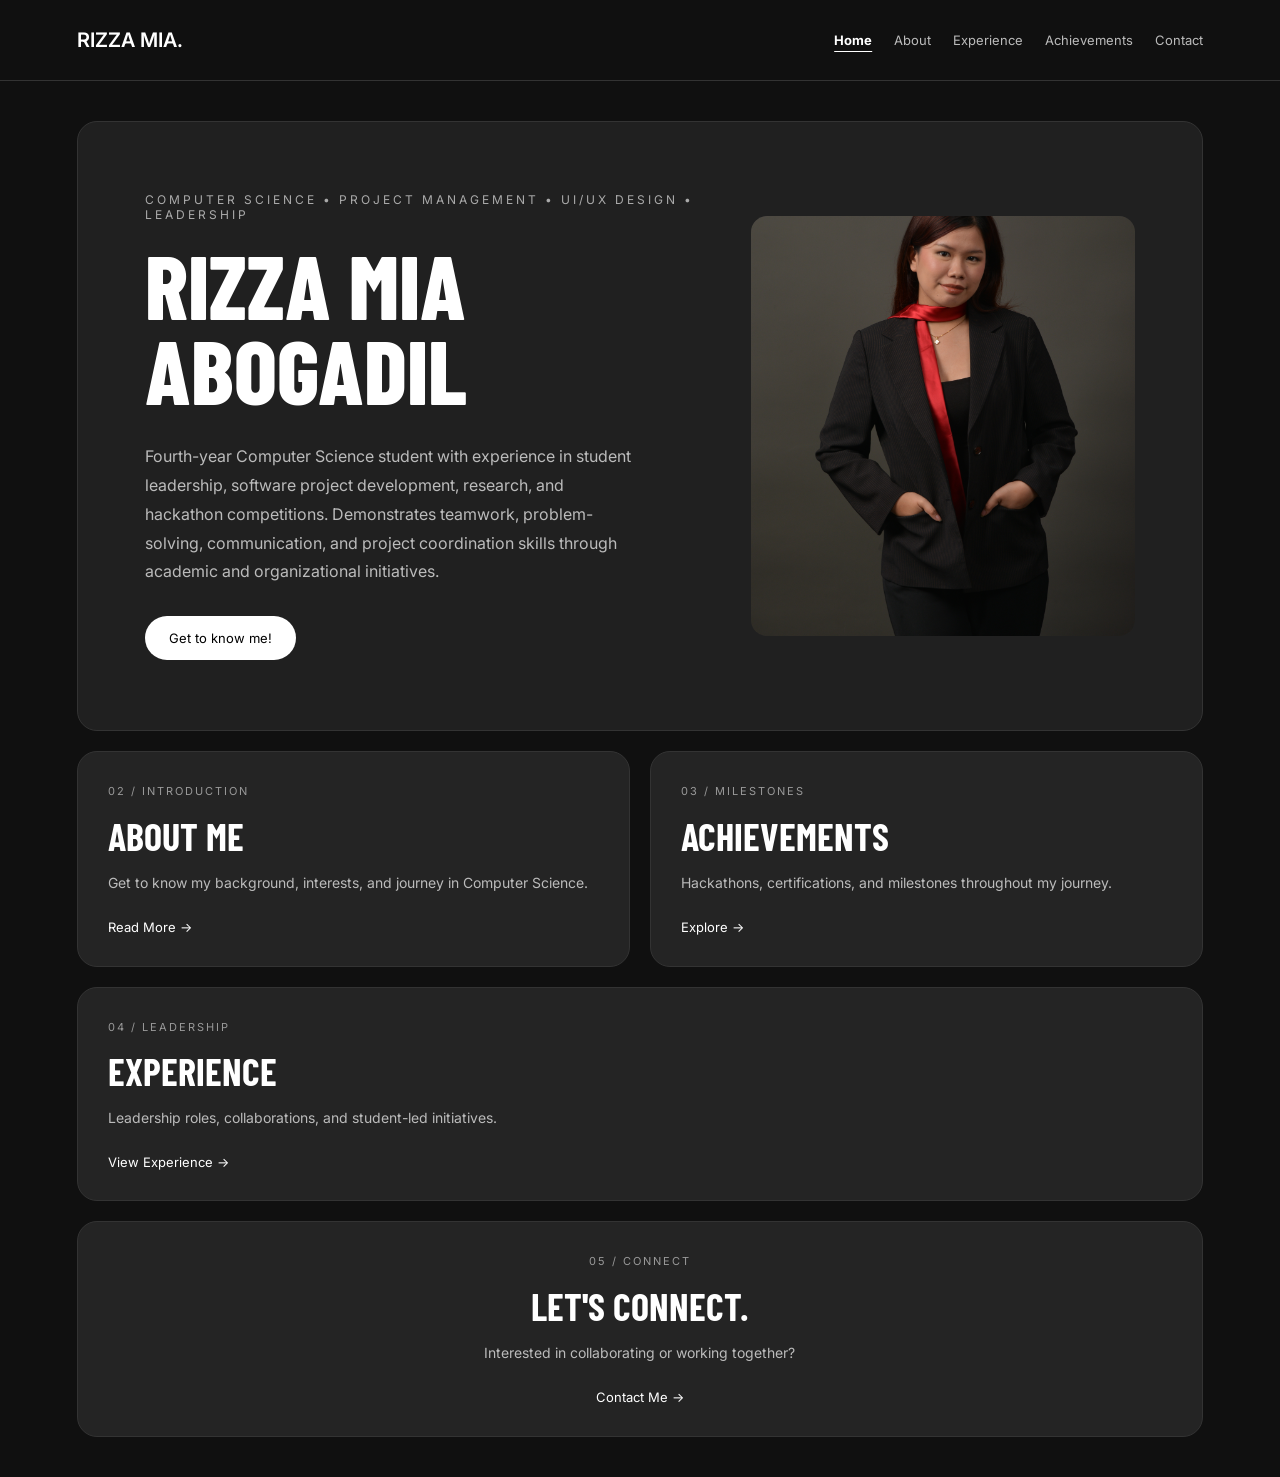
<file: index.html>
<!DOCTYPE html>
<html lang="en">
<head>
  <meta charset="UTF-8">
  <meta name="viewport"
        content="width=device-width, initial-scale=1.0">

  <title>Rizza Mia | Portfolio</title>

  <link rel="stylesheet" href="style.css">
</head>
<body>

  <header>
    
<nav class="navbar">

  <a href="/" class="logo">RIZZA MIA.</a>
   

  <button
    class="menu-toggle"
    type="button"
    aria-label="Open navigation menu"
    aria-expanded="false"
    aria-controls="nav-links"
  >
    ☰
  </button>

  <div class="nav-links" id="nav-links">
    <a href="/">Home</a>
    <a href="/about">About</a>
    <a href="/experience">Experience</a>
    <a href="/achievements">Achievements</a>
    <a href="/contact">Contact</a>
  </div>

</nav>

  </header>

  
<main class="portfolio-container">

  <!-- HERO SECTION -->
  
<!-- HERO SECTION -->
<section class="portfolio-hero hero-layout">

  <div class="hero-content">
    <p class="eyebrow">
      COMPUTER SCIENCE • PROJECT MANAGEMENT • UI/UX DESIGN • LEADERSHIP
    </p>

    <h1>
      RIZZA MIA <br>
      ABOGADIL
    </h1>

    <p class="description">
      Fourth-year Computer Science student 
      with experience in student leadership, 
      software project development, research, 
      and hackathon competitions. 
      Demonstrates teamwork, problem-solving, 
      communication, and project coordination skills 
      through academic and organizational initiatives. 

    </p>

    <a href="/about" class="btn-primary">
      Get to know me!
    </a>
  </div>

  <div class="hero-photo">
    <img
      src="images/profile.jpeg"
      alt="Portrait of Rizza Mia"
    >
  </div>

</section>

  <!-- BENTO GRID -->
  <section class="bento-grid">

    <!-- FEATURED PROJECTS -->
     <div class="bento-card featured-card projects-hidden">
      <p class="card-label">01 / MY WORK</p>
      <h2>FEATURED PROJECTS</h2>

      

<div class="project-grid">

  <!-- ILOILO FARMERS HUB -->
  <article class="project-card">
    <div class="project-image">
      <img
        src="images/farmers-hub.png"
        alt="Iloilo Farmers Hub website screenshot"
        loading="lazy"
      >
    </div>

    <div class="project-info">
      <p class="project-category">UI/UX DESIGN</p>
      <h3>Iloilo Farmers Hub</h3>
      <p>
        A community-driven digital marketplace
        connecting local farmers and consumers.
      </p>
    </div>
  </article>

  <!-- ESERBISYO RIZAL -->
  <article class="project-card">
    <div class="project-image">
      <img
        src="images/eserbisyorizal.png"
        alt="eSerbisyo Rizal website screenshot"
        loading="lazy"
      >
    </div>

    <div class="project-info">
      <p class="project-category">UI/UX DESIGN</p>
      <h3>eSerbisyo Rizal</h3>
      <p>
        A digital platform designed to make
        barangay services more accessible.
      </p>
    </div>
  </article>

</div>


      <a href="/project" class="card-link">
        View All Projects →
      </a>
    </div>

    <!-- ABOUT ME -->
    <a href="/about" class="bento-card">
      <p class="card-label">02 / INTRODUCTION</p>
      <h2>ABOUT ME</h2>
      <p>
        Get to know my background, interests,
        and journey in Computer Science.
      </p>
      <span class="card-link">Read More →</span>
    </a>

    <!-- ACHIEVEMENTS -->
    <a href="/achievements" class="bento-card">
      <p class="card-label">03 / MILESTONES</p>
      <h2>ACHIEVEMENTS</h2>
      <p>
        Hackathons, certifications, and
        milestones throughout my journey.
      </p>
      <span class="card-link">Explore →</span>
    </a>

    <!-- EXPERIENCE -->
    <a href="/experience"
       class="bento-card experience-card">
      <p class="card-label">04 / LEADERSHIP</p>
      <h2>EXPERIENCE</h2>
      <p>
        Leadership roles, collaborations,
        and student-led initiatives.
      </p>
      <span class="card-link">View Experience →</span>
    </a>

    <!-- CONTACT -->
    <a href="/contact"
       class="bento-card contact-card">
      <p class="card-label">05 / CONNECT</p>
      <h2>LET'S CONNECT.</h2>
      <p>
        Interested in collaborating or
        working together?
      </p>
      <span class="card-link">Contact Me →</span>
    </a>

  </section>

</main>


  <script src="script.js"></script>
</body>
</html>
</file>
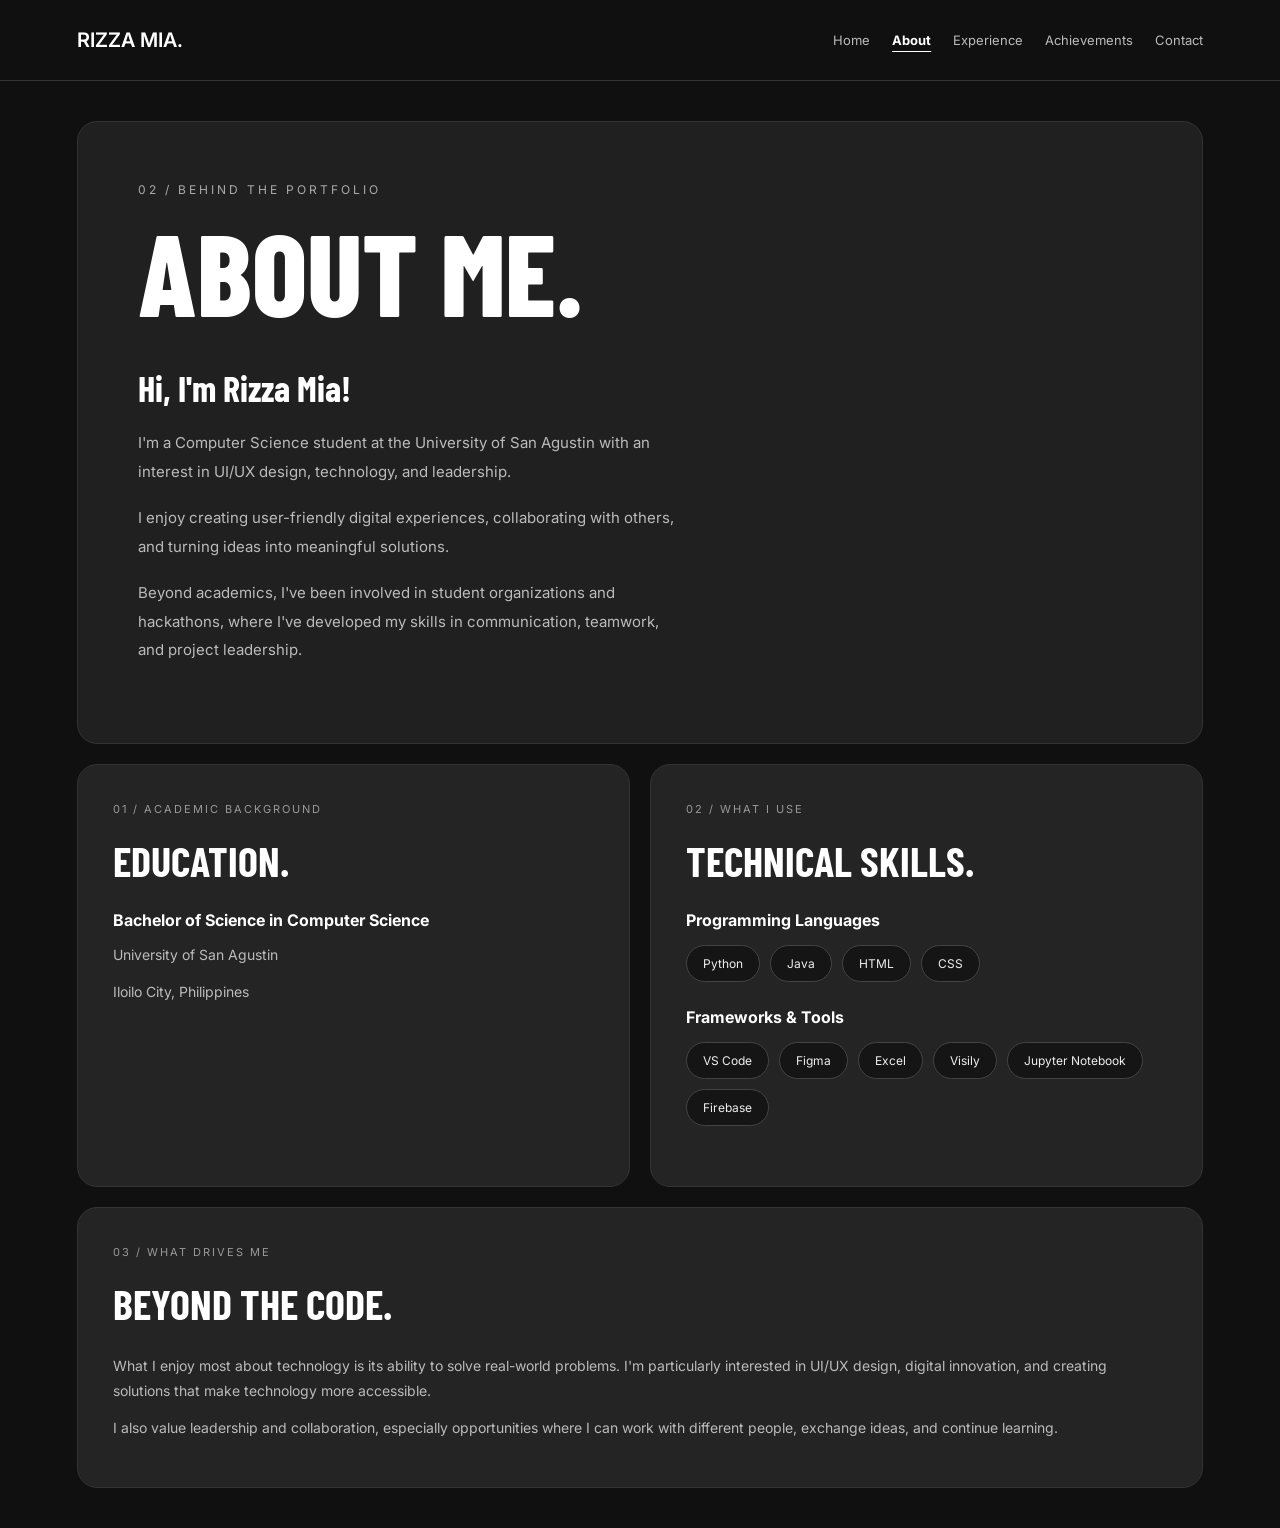
<file: about.html>
<!DOCTYPE html>
<html lang="en">
<head>
  <meta charset="UTF-8">
  <meta name="viewport"
        content="width=device-width, initial-scale=1.0">

  <title>About Me | Rizza Mia</title>
  <link rel="stylesheet" href="style.css">
</head>
<body>

  <header>
    
<nav class="navbar">

  <a href="/" class="logo">RIZZA MIA.</a>

  <button
    class="menu-toggle"
    type="button"
    aria-label="Open navigation menu"
    aria-expanded="false"
    aria-controls="nav-links"
  >
    ☰
  </button>

  <div class="nav-links" id="nav-links">
    <a href="/">Home</a>
    <a href="/about">About</a>
    <a href="/experience">Experience</a>
    <a href="/achievements">Achievements</a>
    <a href="/contact">Contact</a>
  </div>

</nav>

  </header>


<main class="about-container">

  <!-- ABOUT INTRODUCTION -->
  <section class="about-intro">

    <p class="eyebrow">02 / BEHIND THE PORTFOLIO</p>

    <h1>ABOUT ME.</h1>

    <div class="about-intro-grid">

      <div class="about-text">
        <h2>Hi, I'm Rizza Mia!</h2>

        <p>
          I'm a Computer Science student at the
          University of San Agustin with an interest
          in UI/UX design, technology, and leadership.
        </p>

        <p>
          I enjoy creating user-friendly digital
          experiences, collaborating with others,
          and turning ideas into meaningful solutions.
        </p>

        <p>
          Beyond academics, I've been involved in
          student organizations and hackathons,
          where I've developed my skills in
          communication, teamwork, and project
          leadership.
        </p>
      </div>

      <!-- <div class="about-photo">
        <img
          src="images/profile.jpg"
          alt="Portrait of Rizza Mia"
        >
      </div> 
    -->
    </div>
  </section>

  <!-- INFORMATION GRID -->
  <section class="about-bento">

    <!-- EDUCATION -->
    <article class="about-card">
      <p class="card-label">01 / ACADEMIC BACKGROUND</p>
      <h2>EDUCATION.</h2>

      <h3>Bachelor of Science in Computer Science</h3>
      <p>University of San Agustin</p>
      <p>Iloilo City, Philippines</p>
    </article>

    <!-- TECHNICAL SKILLS -->
    <article class="about-card">
      <p class="card-label">02 / WHAT I USE</p>
      <h2>TECHNICAL SKILLS.</h2>

      <h3>Programming Languages</h3>
      <div class="skill-tags">
        <span>Python</span>
        <span>Java</span>
        <span>HTML</span>
        <span>CSS</span>
      </div>

      <h3>Frameworks & Tools</h3>
      <div class="skill-tags">
        <span>VS Code</span>
        <span>Figma</span>
        <span>Excel</span>
        <span>Visily</span>
        <span>Jupyter Notebook</span>
        <span>Firebase</span>
      </div>
    </article>

    <!-- INTERESTS -->
    <article class="about-card about-wide">
      <p class="card-label">03 / WHAT DRIVES ME</p>
      <h2>BEYOND THE CODE.</h2>

      <p>
        What I enjoy most about technology is
        its ability to solve real-world problems.
        I'm particularly interested in UI/UX design,
        digital innovation, and creating solutions
        that make technology more accessible.
      </p>

      <p>
        I also value leadership and collaboration,
        especially opportunities where I can work
        with different people, exchange ideas,
        and continue learning.
      </p>
    </article>

  </section>

</main>

  <script src="script.js"></script>
</body>
</html>
</file>
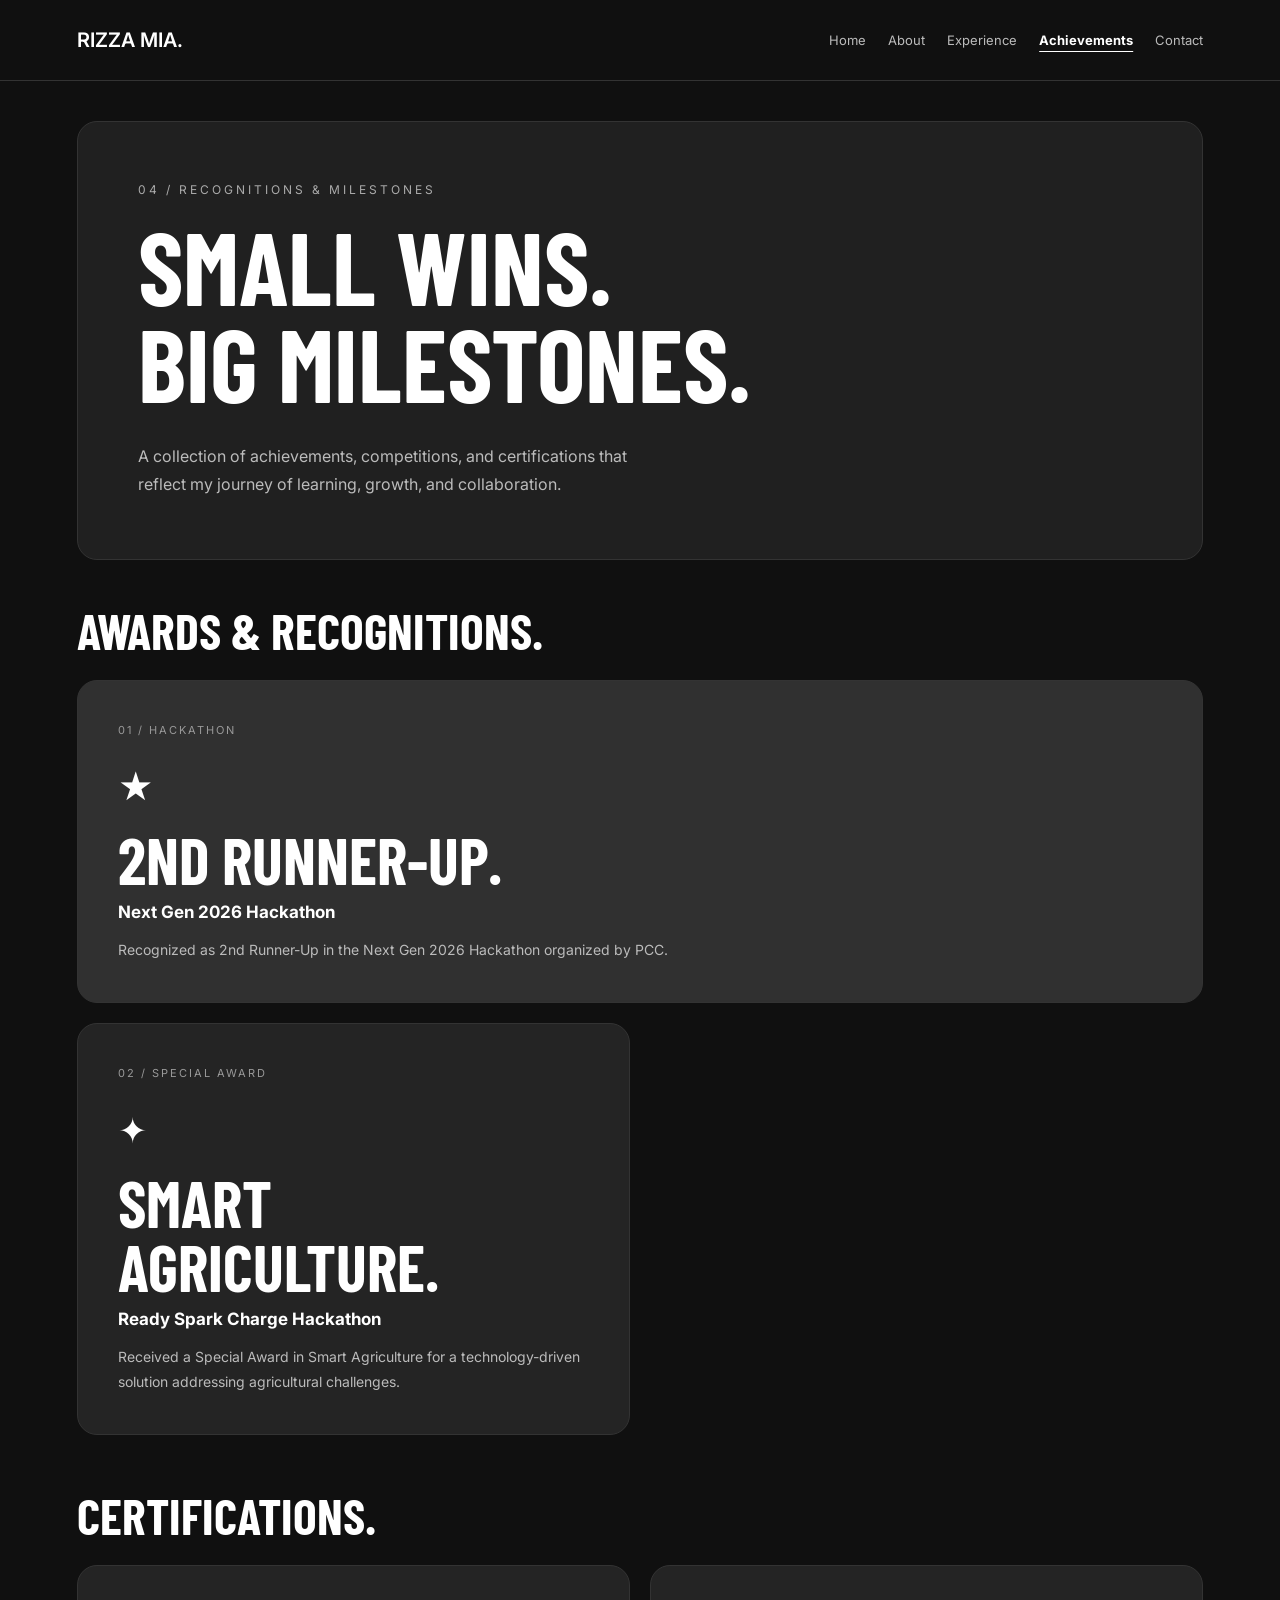
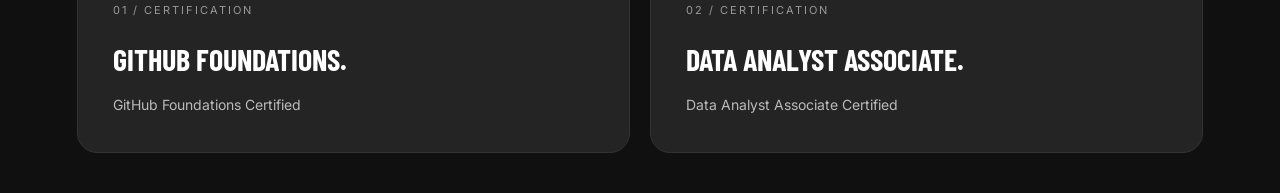
<file: achievements.html>
<!DOCTYPE html>
<html lang="en">
<head>
  <meta charset="UTF-8">
  <meta name="viewport"
        content="width=device-width, initial-scale=1.0">

  <title>Achievements | Rizza Mia</title>
  <link rel="stylesheet" href="style.css">
</head>

<body>

  <!-- NAVIGATION -->
  <header>

<nav class="navbar">

  <a href="/" class="logo">RIZZA MIA.</a>

  <button
    class="menu-toggle"
    type="button"
    aria-label="Open navigation menu"
    aria-expanded="false"
    aria-controls="nav-links"
  >
    ☰
  </button>

  <div class="nav-links" id="nav-links">
    <a href="/">Home</a>
    <a href="/about">About</a>
    <a href="/experience">Experience</a>
    <a href="/achievements">Achievements</a>
    <a href="/contact">Contact</a>
  </div>

</nav>

  </header>

  <main class="achievements-container">

    <!-- PAGE INTRODUCTION -->
    <section class="achievements-intro">
      <p class="eyebrow">04 / RECOGNITIONS & MILESTONES</p>

      <h1>SMALL WINS.<br>BIG MILESTONES.</h1>

      <p class="description">
        A collection of achievements, competitions,
        and certifications that reflect my journey
        of learning, growth, and collaboration.
      </p>
    </section>

    <!-- HACKATHON AWARDS -->
    <section class="awards-section">

      <h2 class="section-heading">AWARDS & RECOGNITIONS.</h2>

      <div class="awards-grid">

        <!-- AWARD 1 -->
        <article class="achievement-card achievement-featured">
          <p class="card-label">01 / HACKATHON</p>

          <span class="achievement-symbol">★</span>

          <h3>2ND RUNNER-UP.</h3>

          <h4>Next Gen 2026 Hackathon</h4>

          <p>
            Recognized as 2nd Runner-Up in the
            Next Gen 2026 Hackathon organized
            by PCC.
          </p>
        </article>

        <!-- AWARD 2 -->
        <article class="achievement-card">
          <p class="card-label">02 / SPECIAL AWARD</p>

          <span class="achievement-symbol">✦</span>

          <h3>SMART AGRICULTURE.</h3>

          <h4>Ready Spark Charge Hackathon</h4>

          <p>
            Received a Special Award in Smart
            Agriculture for a technology-driven
            solution addressing agricultural
            challenges.
          </p>
        </article>

      </div>
    </section>

    <!-- CERTIFICATIONS -->
    <section class="certifications-section">

      <h2 class="section-heading">CERTIFICATIONS.</h2>

      <div class="certifications-grid">

        <article class="certification-card">
          <p class="card-label">01 / CERTIFICATION</p>
          <h3>GITHUB FOUNDATIONS.</h3>
          <p>GitHub Foundations Certified</p>
        </article>

        <article class="certification-card">
          <p class="card-label">02 / CERTIFICATION</p>
          <h3>DATA ANALYST ASSOCIATE.</h3>
          <p>Data Analyst Associate Certified</p>
        </article>

      </div>
    </section>

  </main>

  <script src="script.js"></script>
</body>
</html>
</file>
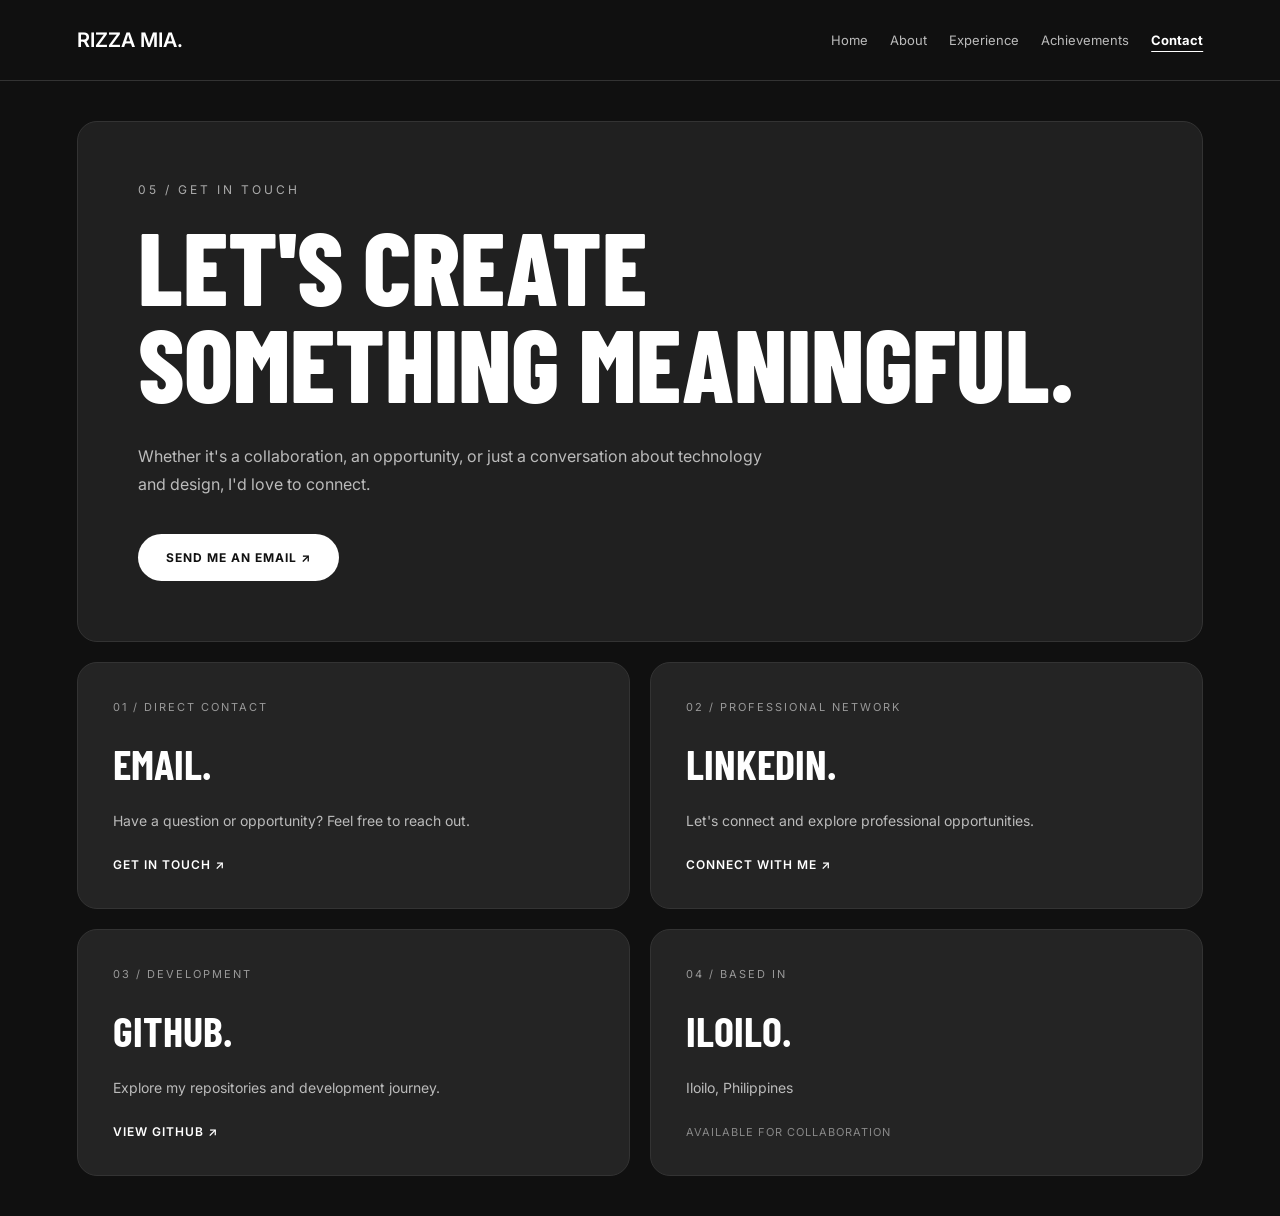
<file: contact.html>
<!DOCTYPE html>
<html lang="en">
<head>
  <meta charset="UTF-8">
  <meta name="viewport"
        content="width=device-width, initial-scale=1.0">

  <title>Contact | Rizza Mia</title>
  <link rel="stylesheet" href="style.css">
</head>

<body>

  <!-- NAVIGATION -->
  <header>
    
<nav class="navbar">

  <a href="/" class="logo">
    RIZZA MIA.
  </a>

  <button
    class="menu-toggle"
    type="button"
    aria-label="Open navigation menu"
    aria-expanded="false"
    aria-controls="nav-links"
  >
    ☰
  </button>

  <div class="nav-links" id="nav-links">
    <a href="/">Home</a>
    <a href="/about">About</a>
    <a href="/experience">Experience</a>
    <a href="/achievements">Achievements</a>
    <a href="/contact">Contact</a>
  </div>

</nav>

  </header>

  <main class="contact-container">

    <!-- INTRODUCTION -->
    <section class="contact-intro">

      <p class="eyebrow">05 / GET IN TOUCH</p>

      <h1>LET'S CREATE<br>SOMETHING MEANINGFUL.</h1>

      <p class="description">
        Whether it's a collaboration, an opportunity,
        or just a conversation about technology
        and design, I'd love to connect.
      </p>

      <a href="mailto:yourname@example.com"
         class="contact-button">
        SEND ME AN EMAIL ↗
      </a>

    </section>

    <!-- CONTACT BENTO GRID -->
    <section class="contact-grid">

      <!-- EMAIL -->
      <article class="contact-info-card">
        <p class="card-label">01 / DIRECT CONTACT</p>

        <h2>EMAIL.</h2>

        <p>
          Have a question or opportunity?
          Feel free to reach out.
        </p>

        <a href="mailto:yourname@example.com"
           class="contact-link">
          GET IN TOUCH ↗
        </a>
      </article>

      <!-- LINKEDIN -->
      <article class="contact-info-card">
        <p class="card-label">02 / PROFESSIONAL NETWORK</p>

        <h2>LINKEDIN.</h2>

        <p>
          Let's connect and explore
          professional opportunities.
        </p>

        <a href="https://www.linkedin.com/"
           target="_blank"
           rel="noopener noreferrer"
           class="contact-link">
          CONNECT WITH ME ↗
        </a>
      </article>

      <!-- GITHUB -->
      <article class="contact-info-card">
        <p class="card-label">03 / DEVELOPMENT</p>

        <h2>GITHUB.</h2>

        <p>
          Explore my repositories
          and development journey.
        </p>

        <a href="https://github.com/"
           target="_blank"
           rel="noopener noreferrer"
           class="contact-link">
          VIEW GITHUB ↗
        </a>
      </article>

      <!-- LOCATION -->
      <article class="contact-info-card">
        <p class="card-label">04 / BASED IN</p>

        <h2>ILOILO.</h2>

        <p>
          Iloilo, Philippines
        </p>

        <span class="contact-location">
          AVAILABLE FOR COLLABORATION
        </span>
      </article>

    </section>

  </main>

  <script src="script.js"></script>
</body>
</html>
</file>
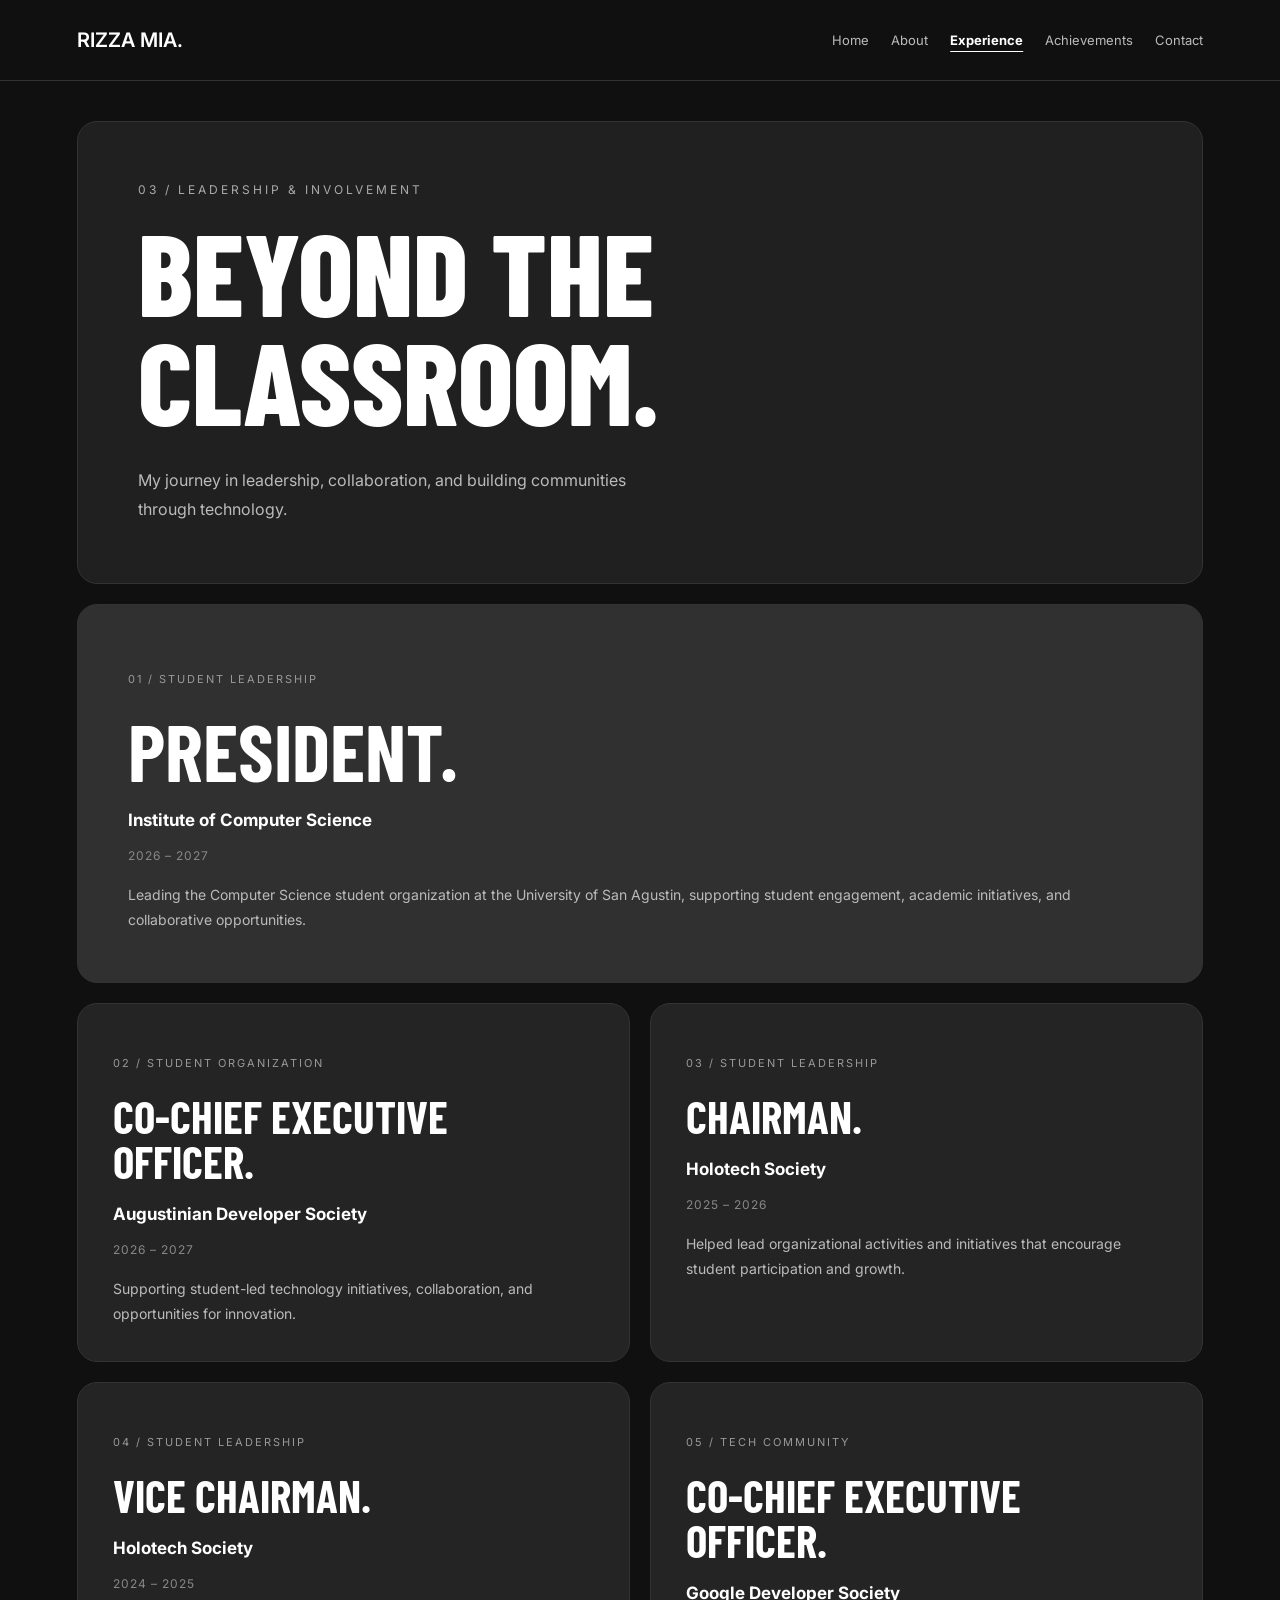
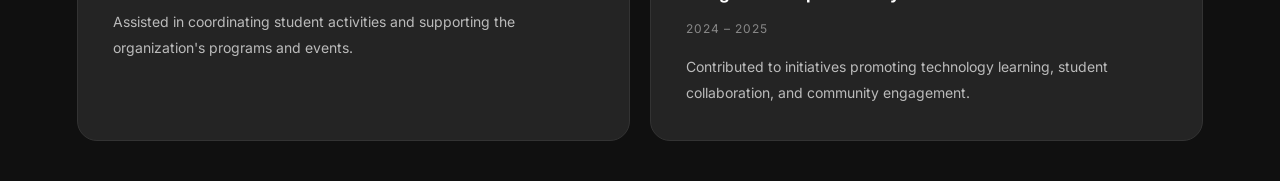
<file: experience.html>
<!DOCTYPE html>
<html lang="en">
<head>
  <meta charset="UTF-8">
  <meta name="viewport"
        content="width=device-width, initial-scale=1.0">

  <title>Experience | Rizza Mia</title>
  <link rel="stylesheet" href="style.css">
</head>

<body>

  <!-- NAVIGATION -->
  <header>
    
<nav class="navbar">

  <a href="/" class="logo">RIZZA MIA.</a>

  <button
    class="menu-toggle"
    type="button"
    aria-label="Open navigation menu"
    aria-expanded="false"
    aria-controls="nav-links"
  >
    ☰
  </button>

  <div class="nav-links" id="nav-links">
    <a href="/">Home</a>
    <a href="/about">About</a>
    <a href="/experience">Experience</a>
    <a href="/achievements">Achievements</a>
    <a href="/contact">Contact</a>
  </div>

</nav>

  </header>

  <main class="experience-container">

    <!-- PAGE INTRODUCTION -->
    <section class="experience-intro">
      <p class="eyebrow">03 / LEADERSHIP & INVOLVEMENT</p>

      <h1>BEYOND THE<br>CLASSROOM.</h1>

      <p class="description">
        My journey in leadership, collaboration,
        and building communities through technology.
      </p>
    </section>

    <!-- LEADERSHIP GRID -->
    <section class="leadership-grid">

      <!-- FEATURED ROLE -->
      <article class="leadership-card leadership-featured">
        <p class="card-label">01 / STUDENT LEADERSHIP</p>

        <h2>PRESIDENT.</h2>

        <h3>Institute of Computer Science</h3>

        <p class="leadership-date">2026 – 2027</p>

        <p>
          Leading the Computer Science student
          organization at the University of
          San Agustin, supporting student
          engagement, academic initiatives,
          and collaborative opportunities.
        </p>
      </article>

      <!-- AUGUSTINIAN DEVELOPER SOCIETY -->
      <article class="leadership-card">
        <p class="card-label">02 / STUDENT ORGANIZATION</p>

        <h2>CO-CHIEF EXECUTIVE OFFICER.</h2>

        <h3>Augustinian Developer Society</h3>

        <p class="leadership-date">2026 – 2027</p>

        <p>
          Supporting student-led technology
          initiatives, collaboration, and
          opportunities for innovation.
        </p>
      </article>

      <!-- HOLOTECH CHAIRMAN -->
      <article class="leadership-card">
        <p class="card-label">03 / STUDENT LEADERSHIP</p>

        <h2>CHAIRMAN.</h2>

        <h3>Holotech Society</h3>

        <p class="leadership-date">2025 – 2026</p>

        <p>
          Helped lead organizational activities
          and initiatives that encourage
          student participation and growth.
        </p>
      </article>

      <!-- HOLOTECH VICE CHAIRMAN -->
      <article class="leadership-card">
        <p class="card-label">04 / STUDENT LEADERSHIP</p>

        <h2>VICE CHAIRMAN.</h2>

        <h3>Holotech Society</h3>

        <p class="leadership-date">2024 – 2025</p>

        <p>
          Assisted in coordinating student
          activities and supporting the
          organization's programs and events.
        </p>
      </article>

      <!-- GOOGLE DEVELOPER SOCIETY -->
      <article class="leadership-card">
        <p class="card-label">05 / TECH COMMUNITY</p>

        <h2>CO-CHIEF EXECUTIVE OFFICER.</h2>

        <h3>Google Developer Society</h3>

        <p class="leadership-date">2024 – 2025</p>

        <p>
          Contributed to initiatives promoting
          technology learning, student
          collaboration, and community engagement.
        </p>
      </article>

    </section>

  </main>

  <script src="script.js"></script>
</body>
</html>
</file>
<file: style.css>
@import url('https://fonts.googleapis.com/css2?family=Barlow+Condensed:wght@600;700;800&family=Inter:wght@400;500;600&display=swap');

* {
  margin: 0;
  padding: 0;
  box-sizing: border-box;
}

body {
  background: #101010;
  color: #ffffff;
  font-family: 'Inter', sans-serif;
}

/* Navigation */
.navbar {
  display: flex;
  justify-content: space-between;
  align-items: center;
  padding: 28px 6%;
  gap: 24px;
  border-bottom: 1px solid #333;
}

.logo {
  font-weight: 600;
  font-size: 20px;
  color: white;
  text-decoration: none;
}

.nav-links {
  display: flex;
  gap: 22px;
  flex-wrap: wrap;
}

.nav-links a {
  color: #bbb;
  text-decoration: none;
  font-size: 13px;
}

.nav-links a:hover {
  color: white;
}

/* Hero Section */
.hero {
  background: #202020;
  border: 1px solid #333;
  border-radius: 20px;
  padding: 80px 6%;
  margin: 40px auto;
  width: 88%;
}

.eyebrow {
  font-size: 12px;
  letter-spacing: 3px;
  color: #aaa;
  margin-bottom: 20px;
}

.hero h1 {
  font-family: 'Barlow Condensed', sans-serif;
  font-size: clamp(60px, 10vw, 140px);
  font-weight: 800;
  line-height: 0.95;
  margin-bottom: 30px;
}

.description {
  color: #bbb;
  font-size: 16px;
  line-height: 1.8;
  max-width: 500px;
}

.hero-buttons {
  display: flex;
  flex-wrap: wrap;
  gap: 12px;
  margin-top: 30px;
}

.btn-primary,
.btn-secondary {
  display: inline-block;
  padding: 14px 24px;
  border-radius: 30px;
  text-decoration: none;
  font-size: 13px;
}

.btn-primary {
  background: white;
  color: black;
}

.btn-secondary {
  border: 1px solid #666;
  color: white;
}

@media (max-width: 768px) {
  .navbar {
    flex-direction: column;
    align-items: flex-start;
  }

  .nav-links {
    gap: 14px;
  }

  .hero {
    width: 92%;
    padding: 55px 7%;
  }
}

/* PORTFOLIO CONTAINER */
.portfolio-container {
  width: 88%;
  max-width: 1200px;
  margin: 40px auto;
}

/* HERO */
.portfolio-hero {
  background: #202020;
  border: 1px solid #333;
  border-radius: 20px;
  padding: 70px 6%;
  margin-bottom: 20px;
}

.portfolio-hero h1 {
  font-family: 'Barlow Condensed', sans-serif;
  font-size: clamp(60px, 10vw, 140px);
  font-weight: 800;
  line-height: 0.95;
  margin-bottom: 30px;
}

.portfolio-hero .btn-primary {
  margin-top: 30px;
}

/* BENTO GRID */
.bento-grid {
  display: grid;
  grid-template-columns: repeat(2, minmax(0, 1fr));
  gap: 20px;
}

/* GENERAL CARD STYLE */
.bento-card {
  background: #242424;
  border: 1px solid #333;
  border-radius: 20px;
  padding: 30px;
  color: white;
  text-decoration: none;
  transition: transform 0.3s ease,
              background 0.3s ease;
}

.bento-card:hover {
  transform: translateY(-5px);
  background: #303030;
}

.bento-card h2 {
  font-family: 'Barlow Condensed', sans-serif;
  font-size: 38px;
  margin: 12px 0;
}

.bento-card p {
  color: #bbb;
  line-height: 1.7;
  font-size: 14px;
}

.card-label {
  font-size: 11px !important;
  letter-spacing: 2px;
  color: #999 !important;
}

.card-link {
  display: inline-block;
  color: white;
  font-size: 13px;
  text-decoration: none;
  margin-top: 24px;
}

/* FEATURED PROJECTS */
.featured-card {
  grid-column: span 2;
}

.project-grid {
  display: grid;
  grid-template-columns: repeat(2, minmax(0, 1fr));
  gap: 15px;
  margin-top: 20px;
}

.project-card {
  background: #151515;
  border-radius: 14px;
  padding: 15px;
}

.project-placeholder {
  background: #363636;
  height: 160px;
  border-radius: 10px;
  display: flex;
  align-items: center;
  justify-content: center;
  font-size: 48px;
  margin-bottom: 15px;
}

.project-card h3 {
  font-size: 16px;
  margin-bottom: 8px;
}

.project-card p {
  font-size: 12px;
}

/* RESPONSIVE DESIGN */
@media (max-width: 768px) {
  .portfolio-container {
    width: 92%;
  }

  .portfolio-hero {
    padding: 50px 7%;
  }

  .bento-grid,
  .project-grid {
    grid-template-columns: 1fr;
  }

  .featured-card {
    grid-column: auto;
  }

  .bento-card {
    padding: 24px;
  }
}


/* HERO WITH PHOTO */
.hero-layout {
  display: grid;
  grid-template-columns: 1.5fr 1fr;
  gap: 30px;
  align-items: center;
}

.hero-content {
  min-width: 0;
}

.hero-layout h1 {
  font-size: clamp(48px, 7vw, 110px);
  overflow-wrap: anywhere;
}

.hero-photo {
  height: 420px;
  border-radius: 16px;
  overflow: hidden;
  background: #333;
}

.hero-photo img {
  width: 100%;
  height: 100%;
  object-fit: cover;
  object-position: center;
}

/* MOBILE LAYOUT */
@media (max-width: 768px) {
  .hero-layout {
    grid-template-columns: 1fr;
  }

  .hero-photo {
    height: 350px;
  }
}

/* PROJECT SCREENSHOTS */
.project-image {
  width: 100%;
  height: 220px;
  border-radius: 12px;
  overflow: hidden;
  background: #333;
  margin-bottom: 15px;
}

.project-image img {
  width: 100%;
  height: 100%;
  object-fit: cover;
  object-position: top;
  transition: transform 0.4s ease;
}

.project-card:hover .project-image img {
  transform: scale(1.05);
}

.project-info {
  padding: 5px;
}

.project-category {
  font-size: 10px !important;
  letter-spacing: 2px;
  color: #999 !important;
  margin-bottom: 10px;
}

.project-card {
  transition: transform 0.3s ease;
}

.project-card:hover {
  transform: translateY(-4px);
}

@media (max-width: 768px) {
  .project-image {
    height: 200px;
  }
}


/* ASYMMETRICAL BENTO CARDS */
.experience-card {
  grid-column: span 2;
  min-height: 200px;
  display: flex;
  flex-direction: column;
  justify-content: center;
}

.contact-card {
  grid-column: span 2;
  text-align: center;
}

@media (max-width: 768px) {
  .experience-card,
  .contact-card {
    grid-column: auto;
  }
}

/* =========================
   ABOUT PAGE
========================= */

.about-container {
  width: 88%;
  max-width: 1200px;
  margin: 40px auto;
}

/* INTRODUCTION */
.about-intro {
  background: #202020;
  border: 1px solid #333;
  border-radius: 20px;
  padding: 60px;
  margin-bottom: 20px;
}

.about-intro h1 {
  font-family: 'Barlow Condensed', sans-serif;
  font-size: clamp(60px, 9vw, 120px);
  font-weight: 800;
  line-height: 0.95;
  margin: 20px 0 40px;
}

/* PHOTO + TEXT LAYOUT */
.about-intro-grid {
  display: grid;
  grid-template-columns: 1.3fr 1fr;
  gap: 40px;
  align-items: center;
}

.about-text h2 {
  font-family: 'Barlow Condensed', sans-serif;
  font-size: 36px;
  margin-bottom: 20px;
}

.about-text p {
  color: #bbb;
  line-height: 1.9;
  font-size: 15px;
  margin-bottom: 18px;
}

.about-photo {
  height: 430px;
  border-radius: 16px;
  overflow: hidden;
  background: #333;
}

.about-photo img {
  width: 100%;
  height: 100%;
  object-fit: cover;
  object-position: center;
}

/* ABOUT BENTO GRID */
.about-bento {
  display: grid;
  grid-template-columns: repeat(2, minmax(0, 1fr));
  gap: 20px;
}

.about-card {
  background: #242424;
  border: 1px solid #333;
  border-radius: 20px;
  padding: 35px;
}

.about-card h2 {
  font-family: 'Barlow Condensed', sans-serif;
  font-size: 42px;
  margin: 15px 0 25px;
}

.about-card h3 {
  font-size: 16px;
  margin-bottom: 12px;
}

.about-card p {
  color: #bbb;
  line-height: 1.8;
  font-size: 14px;
  margin-bottom: 12px;
}

/* SKILL TAGS */
.skill-tags {
  display: flex;
  flex-wrap: wrap;
  gap: 10px;
  margin: 15px 0 25px;
}

.skill-tags span {
  background: #151515;
  border: 1px solid #444;
  color: #eee;
  padding: 10px 16px;
  border-radius: 30px;
  font-size: 12px;
}

/* WIDE CARD */
.about-wide {
  grid-column: span 2;
}

/* MOBILE RESPONSIVENESS */
@media (max-width: 768px) {
  .about-container {
    width: 92%;
  }

  .about-intro {
    padding: 35px 25px;
  }

  .about-intro-grid {
    grid-template-columns: 1fr;
    gap: 25px;
  }

  .about-photo {
    height: 350px;
  }

  .about-bento {
    grid-template-columns: 1fr;
  }

  .about-wide {
    grid-column: auto;
  }

  .about-card {
    padding: 25px;
  }
}
/* Temporarily hide featured projects */
.projects-hidden {
  display: none;
}


/* =========================
   EXPERIENCE PAGE
========================= */

.experience-container {
  width: 88%;
  max-width: 1200px;
  margin: 40px auto;
}

/* INTRODUCTION */
.experience-intro {
  background: #202020;
  border: 1px solid #333;
  border-radius: 20px;
  padding: 60px;
  margin-bottom: 20px;
}

.experience-intro h1 {
  font-family: 'Barlow Condensed', sans-serif;
  font-size: clamp(60px, 9vw, 120px);
  font-weight: 800;
  line-height: 0.95;
  margin: 20px 0 30px;
}

/* LEADERSHIP GRID */
.leadership-grid {
  display: grid;
  grid-template-columns: repeat(2, minmax(0, 1fr));
  gap: 20px;
}

/* LEADERSHIP CARDS */
.leadership-card {
  background: #242424;
  border: 1px solid #333;
  border-radius: 20px;
  padding: 35px;
  transition: transform 0.3s ease,
              border-color 0.3s ease;
}

.leadership-card:hover {
  transform: translateY(-5px);
  border-color: #666;
}

.leadership-card h2 {
  font-family: 'Barlow Condensed', sans-serif;
  font-size: clamp(30px, 4vw, 45px);
  line-height: 1;
  margin: 20px 0;
  overflow-wrap: anywhere;
}

.leadership-card h3 {
  font-size: 17px;
  margin-bottom: 10px;
}

.leadership-card p {
  color: #bbb;
  font-size: 14px;
  line-height: 1.8;
  margin-top: 15px;
}

.leadership-date {
  color: #888 !important;
  font-size: 12px !important;
  letter-spacing: 1px;
}

/* FEATURED LEADERSHIP CARD */
.leadership-featured {
  grid-column: span 2;
  background: #303030;
  padding: 50px;
}

.leadership-featured h2 {
  font-size: clamp(50px, 7vw, 80px);
}

/* MOBILE RESPONSIVENESS */
@media (max-width: 768px) {
  .experience-container {
    width: 92%;
  }

  .experience-intro {
    padding: 35px 25px;
  }

  .leadership-grid {
    grid-template-columns: 1fr;
  }

  .leadership-featured {
    grid-column: auto;
    padding: 30px;
  }

  .leadership-card {
    padding: 25px;
  }
}

/* =========================
   ACHIEVEMENTS PAGE
========================= */

.achievements-container {
  width: 88%;
  max-width: 1200px;
  margin: 40px auto;
}

/* PAGE INTRODUCTION */
.achievements-intro {
  background: #202020;
  border: 1px solid #333;
  border-radius: 20px;
  padding: 60px;
  margin-bottom: 40px;
}

.achievements-intro h1 {
  font-family: 'Barlow Condensed', sans-serif;
  font-size: clamp(55px, 8vw, 110px);
  line-height: 0.95;
  margin: 20px 0 30px;
}

/* SECTION HEADINGS */
.section-heading {
  font-family: 'Barlow Condensed', sans-serif;
  font-size: clamp(32px, 5vw, 50px);
  margin-bottom: 20px;
}

/* AWARDS GRID */
.awards-grid {
  display: grid;
  grid-template-columns: repeat(2, minmax(0, 1fr));
  gap: 20px;
  margin-bottom: 50px;
}

/* AWARD CARDS */
.achievement-card {
  background: #242424;
  border: 1px solid #333;
  border-radius: 20px;
  padding: 40px;
  position: relative;
  transition: transform 0.3s ease,
              border-color 0.3s ease;
}

.achievement-card:hover {
  transform: translateY(-5px);
  border-color: #666;
}

.achievement-featured {
  grid-column: span 2;
  background: #303030;
  min-height: 300px;
}

.achievement-card h3 {
  font-family: 'Barlow Condensed', sans-serif;
  font-size: clamp(36px, 5vw, 65px);
  margin: 20px 0 10px;
  line-height: 1;
  overflow-wrap: anywhere;
}

.achievement-card h4 {
  font-size: 17px;
  margin-bottom: 15px;
}

.achievement-card p {
  color: #bbb;
  font-size: 14px;
  line-height: 1.8;
  max-width: 650px;
}

.achievement-symbol {
  display: block;
  font-size: 35px;
  color: #fff;
  margin-top: 25px;
}

/* CERTIFICATIONS GRID */
.certifications-grid {
  display: grid;
  grid-template-columns: repeat(2, minmax(0, 1fr));
  gap: 20px;
}

.certification-card {
  background: #242424;
  border: 1px solid #333;
  border-radius: 20px;
  padding: 35px;
  transition: transform 0.3s ease;
}

.certification-card:hover {
  transform: translateY(-5px);
}

.certification-card h3 {
  font-family: 'Barlow Condensed', sans-serif;
  font-size: 30px;
  margin: 20px 0 15px;
}

.certification-card p {
  color: #bbb;
  font-size: 14px;
  line-height: 1.8;
}

/* MOBILE RESPONSIVENESS */
@media (max-width: 768px) {
  .achievements-container {
    width: 92%;
  }

  .achievements-intro {
    padding: 35px 25px;
  }

  .awards-grid,
  .certifications-grid {
    grid-template-columns: 1fr;
  }

  .achievement-featured {
    grid-column: auto;
  }

  .achievement-card,
  .certification-card {
    padding: 25px;
  }
}

/* =========================
   CONTACT PAGE
========================= */

.contact-container {
  width: 88%;
  max-width: 1200px;
  margin: 40px auto;
}

/* CONTACT INTRO */
.contact-intro {
  background: #202020;
  border: 1px solid #333;
  border-radius: 20px;
  padding: 60px;
  margin-bottom: 20px;
}

.contact-intro h1 {
  font-family: 'Barlow Condensed', sans-serif;
  font-size: clamp(48px, 8vw, 110px);
  font-weight: 800;
  line-height: 0.95;
  margin: 20px 0 30px;
  overflow-wrap: anywhere;
}

.contact-intro .description {
  max-width: 650px;
  margin-bottom: 35px;
}

/* EMAIL BUTTON */
.contact-button {
  display: inline-block;
  background: #fff;
  color: #111;
  text-decoration: none;
  padding: 16px 28px;
  border-radius: 30px;
  font-size: 12px;
  font-weight: 700;
  letter-spacing: 1px;
  transition: background 0.3s ease,
              transform 0.3s ease;
}

.contact-button:hover {
  background: #ddd;
  transform: translateY(-3px);
}

/* CONTACT GRID */
.contact-grid {
  display: grid;
  grid-template-columns: repeat(2, minmax(0, 1fr));
  gap: 20px;
}

/* CONTACT CARDS */
.contact-info-card {
  background: #242424;
  border: 1px solid #333;
  border-radius: 20px;
  padding: 35px;
  transition: transform 0.3s ease,
              border-color 0.3s ease;
}

.contact-info-card:hover {
  transform: translateY(-5px);
  border-color: #666;
}

.contact-info-card h2 {
  font-family: 'Barlow Condensed', sans-serif;
  font-size: 42px;
  margin: 20px 0;
}

.contact-info-card p {
  color: #bbb;
  font-size: 14px;
  line-height: 1.8;
  margin-bottom: 20px;
}

/* CONTACT LINKS */
.contact-link {
  display: inline-block;
  color: #fff;
  font-size: 12px;
  font-weight: 600;
  letter-spacing: 1px;
  text-decoration: none;
}

.contact-link:hover {
  text-decoration: underline;
}

.contact-location {
  color: #888;
  font-size: 11px;
  letter-spacing: 1px;
}

/* MOBILE RESPONSIVENESS */
@media (max-width: 768px) {
  .contact-container {
    width: 92%;
  }

  .contact-intro {
    padding: 35px 25px;
  }

  .contact-grid {
    grid-template-columns: 1fr;
  }

  .contact-info-card {
    padding: 25px;
  }
}


/* =========================
   FINAL POLISHING
========================= */

/* HAMBURGER BUTTON */
.menu-toggle {
  display: none;
  background: none;
  border: none;
  color: white;
  font-size: 28px;
  cursor: pointer;
}

/* DESKTOP NAVIGATION */
.navbar {
  position: relative;
}

.nav-links a {
  transition: color 0.3s ease;
}

.nav-links a:hover {
  color: #aaa;
}

/* MOBILE NAVIGATION */
@media (max-width: 768px) {

  .menu-toggle {
    display: block;
  }

  .nav-links {
    display: none;
    position: absolute;
    top: 100%;
    left: 0;
    right: 0;
    z-index: 1000;

    flex-direction: column;
    gap: 20px;

    background: #202020;
    border: 1px solid #333;
    border-radius: 15px;
    padding: 25px;
  }

  .nav-links.active {
    display: flex;
  }
}
/* ACTIVE PAGE LINK */
.nav-links a.current-page {
  color: #fff;
  font-weight: 700;
  text-decoration: underline;
  text-underline-offset: 6px;
}

/* SMOOTH SCROLLING */
html {
  scroll-behavior: smooth;
}

/* ACCESSIBLE KEYBOARD FOCUS */
a:focus-visible,
button:focus-visible {
  outline: 2px solid #fff;
  outline-offset: 4px;
}

/* SUBTLE CARD HOVER */
.bento-card,
.about-card,
.contact-info-card {
  transition: transform 0.3s ease,
              border-color 0.3s ease;
}

.bento-card:hover,
.about-card:hover,
.contact-info-card:hover {
  transform: translateY(-4px);
  border-color: #666;
}

/* RESPECT REDUCED MOTION */
@media (prefers-reduced-motion: reduce) {
  html {
    scroll-behavior: auto;
  }

  *,
  *::before,
  *::after {
    transition-duration: 0.01ms !important;
    animation-duration: 0.01ms !important;
  }
}
</file>
